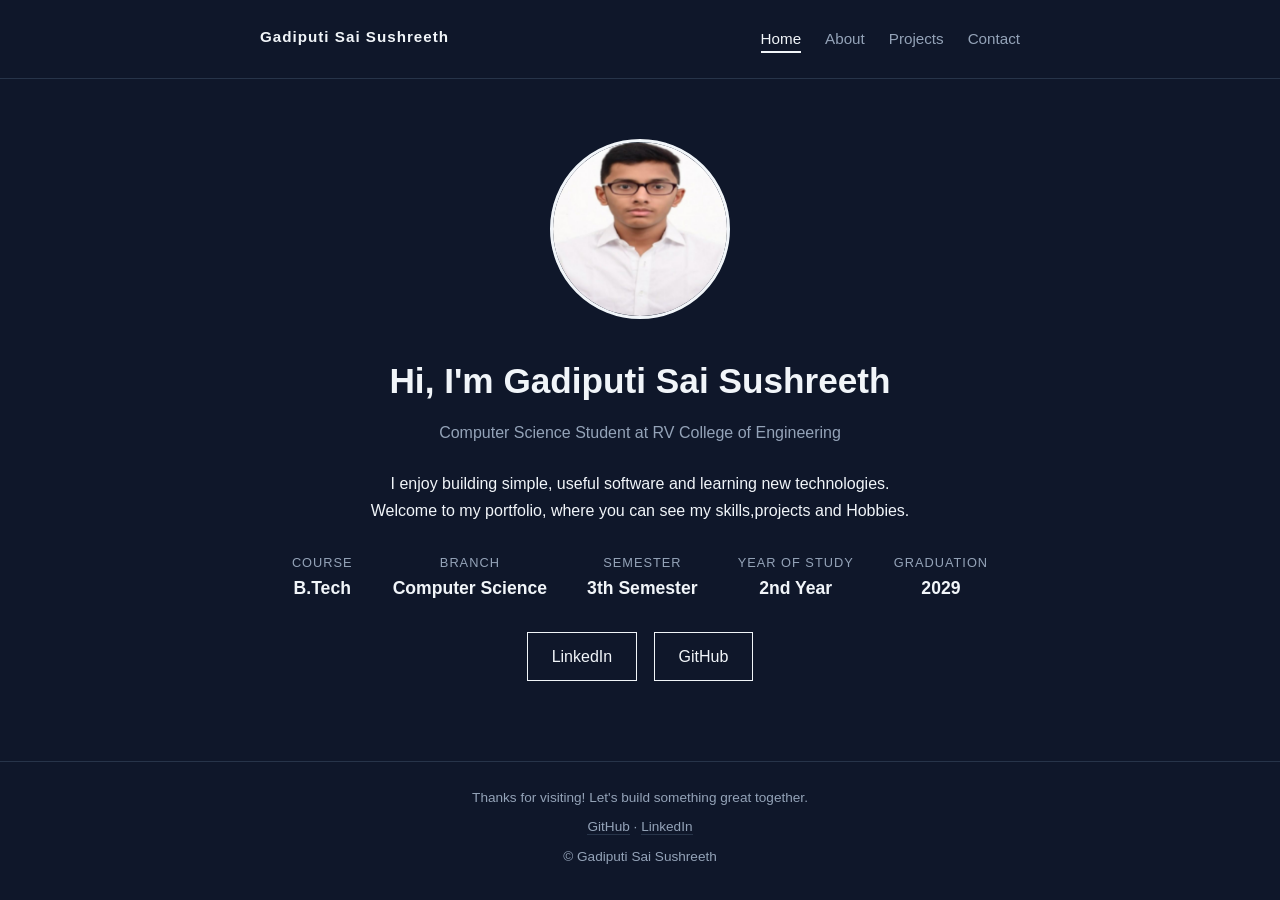
<file: index.html>
<!DOCTYPE html>
<html lang="en">
<head>
  <meta charset="UTF-8">
  <meta name="viewport" content="width=device-width, initial-scale=1.0">
  <title>Gadiputi Sai Sushreeth | Home</title>
  <link rel="stylesheet" href="style.css">
</head>
<body>
  <header>
    <nav>
      <a class="logo" href="index.html">Gadiputi Sai Sushreeth</a>
      <ul>
        <li><a class="active" href="index.html">Home</a></li>
        <li><a href="about.html">About</a></li>
        <li><a href="projects.html">Projects</a></li>
        <li><a href="contact.html">Contact</a></li>
      </ul>
    </nav>
  </header>

  <main class="hero">
    <img src="photo.jpg" alt="Photo of Your Name">
    <h1>Hi, I'm Gadiputi Sai Sushreeth</h1>
    <p class="subtitle">Computer Science Student at RV College of Engineering</p>
    <p class="intro" >
      I enjoy building simple, useful software and learning new technologies.
      Welcome to my portfolio, where you can see my skills,projects and Hobbies.
    </p>

    <div class="facts">
      <div><span>Course</span><strong>B.Tech</strong></div>
      <div><span>Branch</span><strong>Computer Science</strong></div>
      <div><span>Semester</span><strong>3th Semester</strong></div>
      <div><span>Year of Study</span><strong>2nd Year</strong></div>
      <div><span>Graduation</span><strong>2029</strong></div>
    </div>

    <a class="btn" href="https://www.linkedin.com/in/gadiputi-sai-sushreeth-90a638380" target="_blank" rel="noopener">LinkedIn</a>
    <a class="btn" href="https://github.com/gadiputisaisushreeth-rv" target="_blank" rel="noopener">GitHub</a>
  </main>

  <footer>
    <p>Thanks for visiting! Let's build something great together.</p>
    <p><a href="https://github.com/gadiputisaisushreeth-rv" target="_blank" rel="noopener">GitHub</a> &middot; <a href="https://www.linkedin.com/in/gadiputi-sai-sushreeth-90a638380" target="_blank" rel="noopener">LinkedIn</a></p>
    <p>&copy; Gadiputi Sai Sushreeth</p>
  </footer>
</body>
</html>
</file>
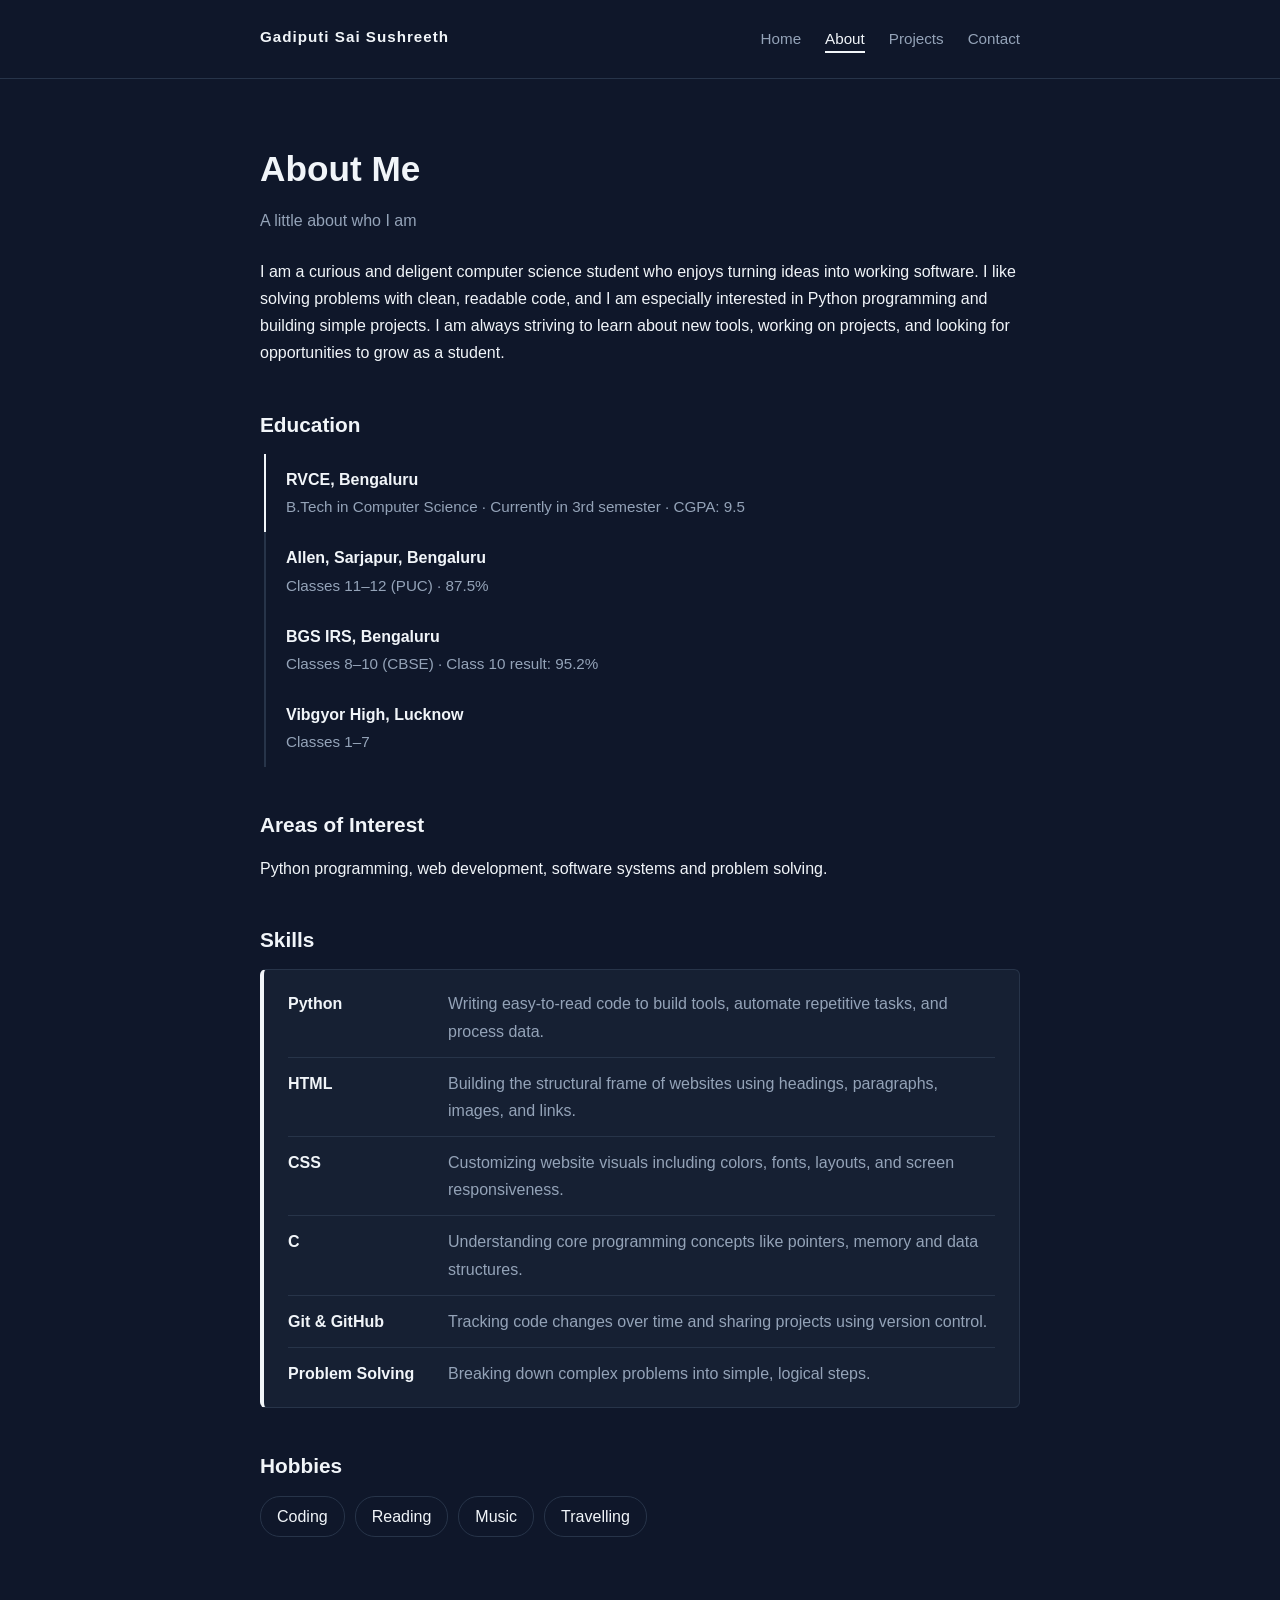
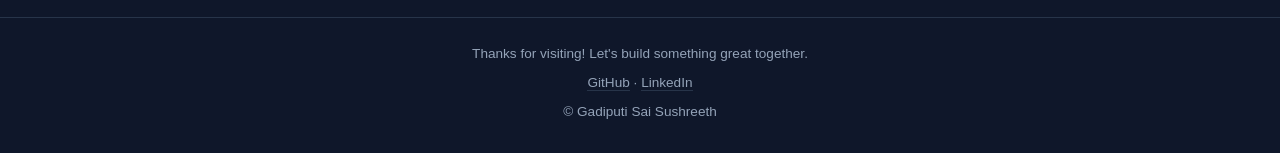
<file: about.html>
<!DOCTYPE html>
<html lang="en">
<head>
  <meta charset="UTF-8">
  <meta name="viewport" content="width=device-width, initial-scale=1.0">
  <title>Gadiputi Sai Sushreeth | About</title>
  <link rel="stylesheet" href="style.css">
</head>
<body>
  <header>
    <nav>
      <a class="logo" href="index.html">Gadiputi Sai Sushreeth</a>
      <ul>
        <li><a href="index.html">Home</a></li>
        <li><a class="active" href="about.html">About</a></li>
        <li><a href="projects.html">Projects</a></li>
        <li><a href="contact.html">Contact</a></li>
      </ul>
    </nav>
  </header>

  <main>
    <h1>About Me</h1>
    <p class="subtitle">A little about who I am</p>

    <p>
      I am a curious and deligent computer science student who enjoys
      turning ideas into working software. I like solving problems with clean,
      readable code, and I am especially interested in Python programming and
      building simple projects. I am always striving to learn about new tools, working on
      projects, and looking for opportunities to grow as a student.
    </p>

        <h2>Education</h2>
      <ul class="education">
        <li>
          <strong>RVCE, Bengaluru</strong>
          <span>B.Tech in Computer Science &middot; Currently in 3rd semester &middot; CGPA: 9.5</span>
        </li>
        <li>
          <strong>Allen, Sarjapur, Bengaluru</strong>
          <span>Classes 11&ndash;12 (PUC) &middot; 87.5%</span>
        </li>
        <li>
          <strong>BGS IRS, Bengaluru</strong>
          <span>Classes 8&ndash;10 (CBSE) &middot; Class 10 result: 95.2%</span>
        </li>
        <li>
          <strong>Vibgyor High, Lucknow</strong>
          <span>Classes 1&ndash;7</span>
        </li>
      </ul>

    <h2>Areas of Interest</h2>
    <p>
      Python programming, web development, software systems and
      problem solving.
    </p>

    <h2>Skills</h2>
    <ul class="skills">
      <li><strong>Python</strong><span>Writing easy-to-read code to build tools, automate repetitive tasks, and process data.</span></li>
      <li><strong>HTML</strong><span>Building the structural frame of websites using headings, paragraphs, images, and links.</span></li>
      <li><strong>CSS</strong><span>Customizing website visuals including colors, fonts, layouts, and screen responsiveness.</span></li>
      <li><strong>C</strong><span>Understanding core programming concepts like pointers, memory and data structures.</span></li>
      <li><strong>Git &amp; GitHub</strong><span>Tracking code changes over time and sharing projects using version control.</span></li>
      <li><strong>Problem Solving</strong><span>Breaking down complex problems into simple, logical steps.</span></li>
    </ul>

    <h2>Hobbies</h2>
    <ul class="hobbies">
      <li>Coding</li>
      <li>Reading</li>
      <li>Music</li>
      <li>Travelling</li>
    </ul>
  </main>

  <footer>
    <p>Thanks for visiting! Let's build something great together.</p>
    <p><a href="https://github.com/gadiputisaisushreeth-rv" target="_blank" rel="noopener">GitHub</a> &middot; <a href="https://www.linkedin.com/in/gadiputi-sai-sushreeth-90a638380" target="_blank" rel="noopener">LinkedIn</a></p>
    <p>&copy; Gadiputi Sai Sushreeth</p>
  </footer>
</body>
</html>
</file>
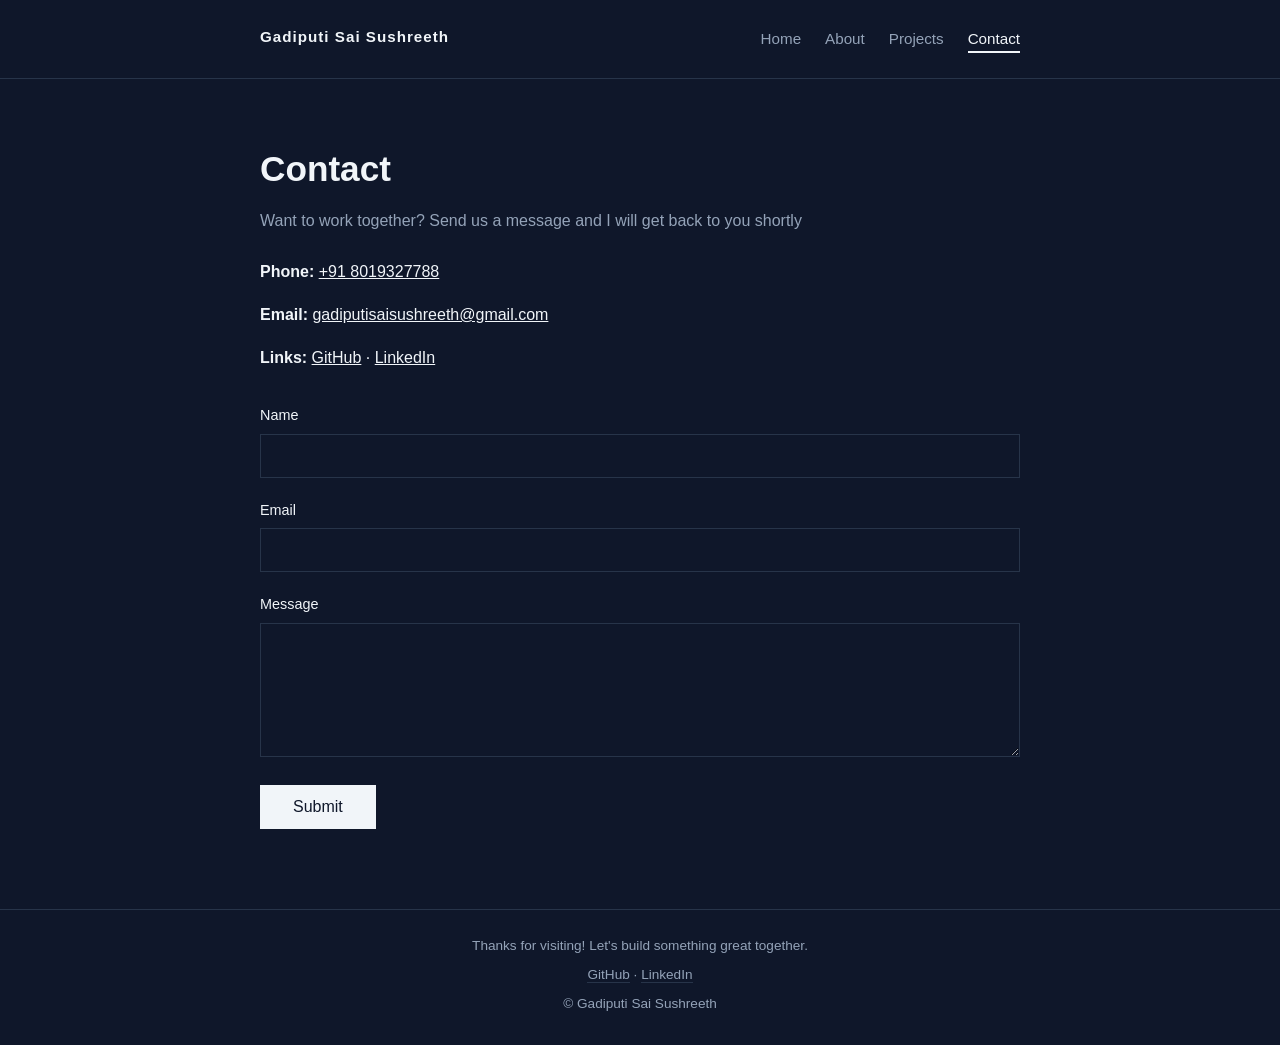
<file: contact.html>
<!DOCTYPE html>
<html lang="en">
<head>
  <meta charset="UTF-8">
  <meta name="viewport" content="width=device-width, initial-scale=1.0">
  <title>Gadiputi Sai Sushreeth | Contact</title>
  <link rel="stylesheet" href="style.css">
</head>
<body>
  <header>
    <nav>
      <a class="logo" href="index.html">Gadiputi Sai Sushreeth</a>
      <ul>
        <li><a href="index.html">Home</a></li>
        <li><a href="about.html">About</a></li>
        <li><a href="projects.html">Projects</a></li>
        <li><a class="active" href="contact.html">Contact</a></li>
      </ul>
    </nav>
  </header>

  <main>
    <h1>Contact</h1>
    <p class="subtitle">Want to work together? Send us a message and I will get back to you shortly</p>

    <div class="contact-info">
      <p><strong>Phone:</strong> <a href="tel:+910000000000" style="color:inherit;">+91 8019327788</a></p>
      <p><strong>Email:</strong> <a href="mailto:your.email@example.com" style="color:inherit;">gadiputisaisushreeth@gmail.com</a></p>
      <p>
        <strong>Links:</strong>
        <a href="https://github.com/gadiputisaisushreeth-rv" target="_blank" rel="noopener" style="color:inherit;">GitHub</a> &middot;
        <a href="https://www.linkedin.com/in/gadiputi-sai-sushreeth-90a638380" target="_blank" rel="noopener" style="color:inherit;">LinkedIn</a>
      </p>
    </div>

    <form action="gadiputisaisushreeth@gmail.com" method="post" enctype="text/plain">
      <label for="name">Name</label>
      <input type="text" id="name" name="name" required>

      <label for="email">Email</label>
      <input type="email" id="email" name="email" required>

      <label for="message">Message</label>
      <textarea id="message" name="message" rows="6" required></textarea>

      <button type="submit">Submit</button>
    </form>
  </main>

  <footer>
    <p>Thanks for visiting! Let's build something great together.</p>
    <p><a href="https://github.com/gadiputisaisushreeth-rv" target="_blank" rel="noopener">GitHub</a> &middot; <a href="https://www.linkedin.com/in/gadiputi-sai-sushreeth-90a638380" target="_blank" rel="noopener">LinkedIn</a></p>
    <p>&copy; Gadiputi Sai Sushreeth</p>
  </footer>
</body>
</html>
</file>
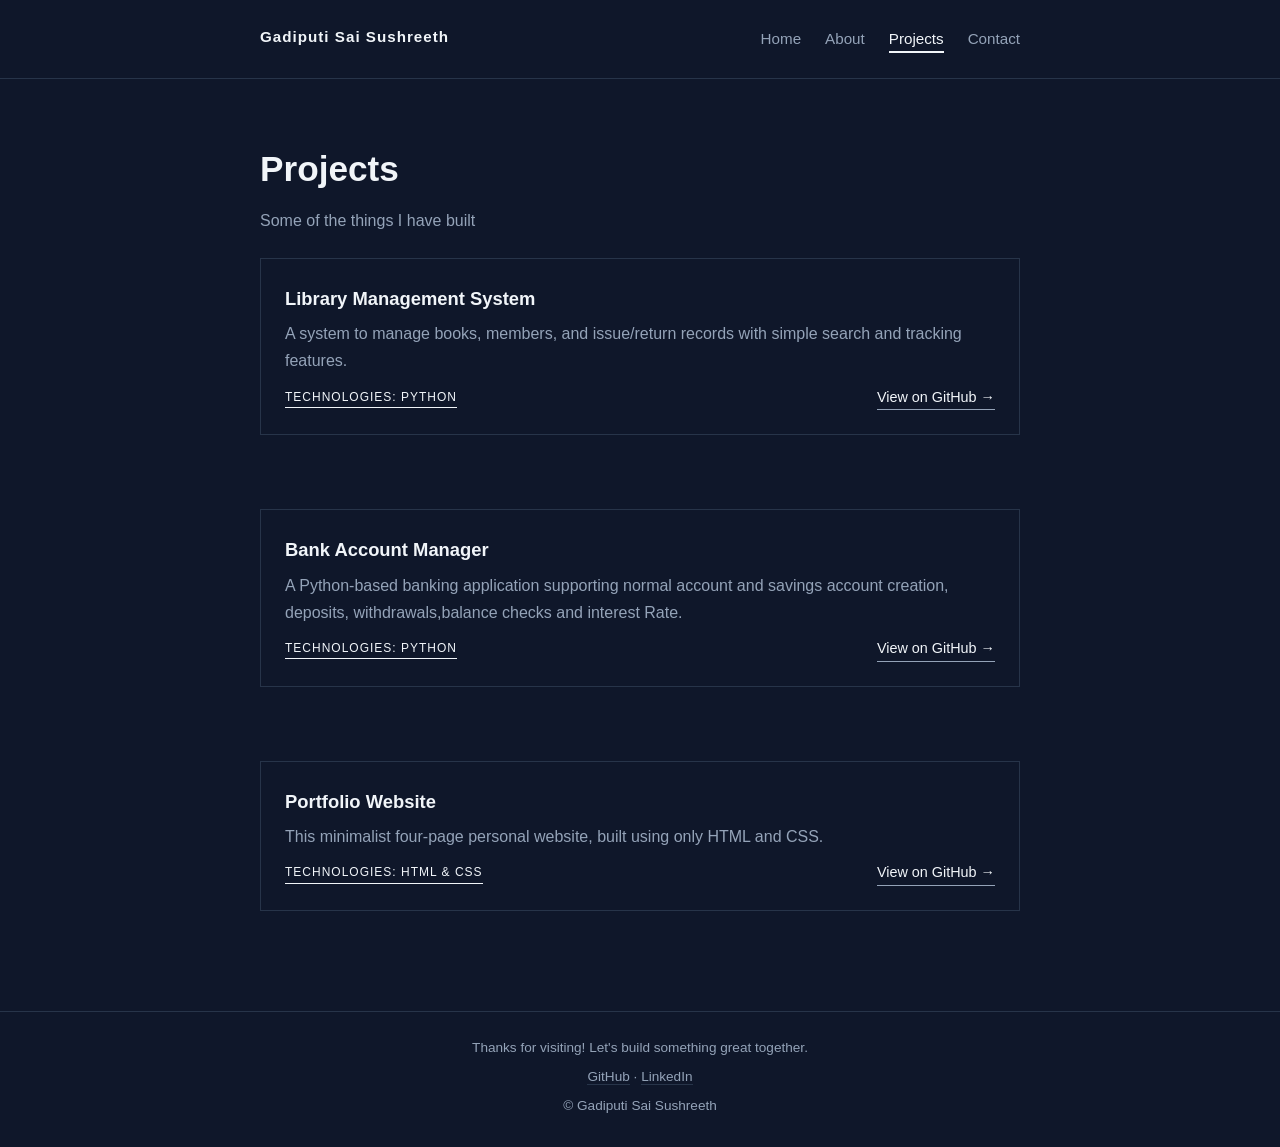
<file: projects.html>
<!DOCTYPE html>
<html lang="en">
<head>
  <meta charset="UTF-8">
  <meta name="viewport" content="width=device-width, initial-scale=1.0">
  <title>Gadiputi Sai Sushreeth| Projects</title>
  <link rel="stylesheet" href="style.css">
</head>
<body>
  <header>
    <nav>
      <a class="logo" href="index.html">Gadiputi Sai Sushreeth</a>
      <ul>
        <li><a href="index.html">Home</a></li>
        <li><a href="about.html">About</a></li>
        <li><a class="active" href="projects.html">Projects</a></li>
        <li><a href="contact.html">Contact</a></li>
      </ul>
    </nav>
  </header>

  <main>
    <h1>Projects</h1>
    <p class="subtitle">Some of the things I have built</p>

    <div class="card">
      <h3>Library Management System</h3>
      <p>A system to manage books, members, and issue/return records with simple search and tracking features.</p>
      <div class="card-links">
        <span class="tag">Technologies: Python</span>
        <a class="gh-link" href="https://github.com/gadiputisaisushreeth-rv/python-oop-practice/blob/master/library.py" target="_blank" rel="noopener">View on GitHub &rarr;</a>
      </div>
    </div>
    <br><br>
    <div class="card">
      <h3>Bank Account Manager</h3>
      <p>A Python-based banking application supporting normal account and savings account creation, deposits, withdrawals,balance checks and interest Rate.</p>
      <div class="card-links">
        <span class="tag">Technologies: Python</span>
        <a class="gh-link" href="https://github.com/gadiputisaisushreeth-rv/python-oop-practice/blob/master/BankAccount.py" target="_blank" rel="noopener">View on GitHub &rarr;</a>
      </div>
    </div>
    <br><br>
    <div class="card">
      <h3>Portfolio Website</h3>
      <p>This minimalist four-page personal website, built using only HTML and CSS.</p>
      <div class="card-links">
        <span class="tag">Technologies: HTML &amp; CSS</span>
        <a class="gh-link" href="https://github.com/gadiputisaisushreeth-rv/Portfolio-Skill-Lab" target="_blank" rel="noopener">View on GitHub &rarr;</a>
      </div>
    </div>
  </main>

  <footer>
    <p>Thanks for visiting! Let's build something great together.</p>
    <p><a href="https://github.com/gadiputisaisushreeth-rv" target="_blank" rel="noopener">GitHub</a> &middot; <a href="https://www.linkedin.com/in/gadiputi-sai-sushreeth-90a638380" target="_blank" rel="noopener">LinkedIn</a></p>
    <p>&copy; Gadiputi Sai Sushreeth</p>
  </footer>
</body>
</html>
</file>
<file: style.css>
:root {
  --bg: #0F172A;      /* background: deep navy */
  --text: #F1F5F9;    /* text: soft white */
  --muted: #94A3B8;   /* secondary text: slate grey */
  --line: #273449;    /* thin borders */
  --panel: #162033;   /* skills panel background */
}

* { box-sizing: border-box; margin: 0; padding: 0; }

body {
  background: var(--bg);
  color: var(--text);
  font-family: "Helvetica Neue", Arial, sans-serif;
  line-height: 1.7;
}

header {
  border-bottom: 1px solid var(--line);
}
nav {
  max-width: 800px;
  margin: 0 auto;
  padding: 24px 20px;
  display: flex;
  justify-content: space-between;
  align-items: center;
  flex-wrap: wrap;
  gap: 12px;
}
.logo {
  font-weight: 700;
  letter-spacing: 1px;
  color: var(--text);
  text-decoration: none;
}
nav ul { list-style: none; display: flex; gap: 24px; }
nav a {
  color: var(--muted);
  text-decoration: none;
  font-size: 0.95rem;
  padding-bottom: 4px;
}
nav a:hover { color: var(--text); }
nav a.active {
  color: var(--text);
  border-bottom: 2px solid var(--text);
}

main {
  max-width: 800px;
  margin: 0 auto;
  padding: 60px 20px 80px;
}
h1 { font-size: 2.2rem; font-weight: 700; margin-bottom: 8px; }
h2 { font-size: 1.3rem; font-weight: 600; margin: 40px 0 12px; }
p  { margin-bottom: 16px; }
.subtitle { color: var(--muted); margin-bottom: 24px; }
.intro { max-width: 560px; margin: 0 auto 8px; }

.hero { text-align: center; }
.hero img {
  width: 180px;
  height: 180px;
  border-radius: 50%;
  object-fit: cover;
  border: 3px solid var(--text);
  background: var(--line);
  margin-bottom: 24px;
}
.facts {
  display: flex;
  justify-content: center;
  flex-wrap: wrap;
  gap: 24px 40px;
  margin: 28px 0;
}
.facts div { text-align: center; }
.facts span {
  display: block;
  font-size: 0.8rem;
  text-transform: uppercase;
  letter-spacing: 1px;
  color: var(--muted);
}
.facts strong { font-size: 1.1rem; }

.btn {
  display: inline-block;
  color: var(--text);
  border: 1px solid var(--text);
  padding: 10px 24px;
  text-decoration: none;
  margin: 0 6px;
  transition: all 0.2s;
}
.btn:hover { background: var(--text); color: var(--bg); }

.hobbies { list-style: none; display: flex; flex-wrap: wrap; gap: 10px; }
.hobbies li {
  border: 1px solid var(--line);
  padding: 6px 16px;
  border-radius: 20px;
}

.education { list-style: none; }
.education li {
  padding: 12px 0 12px 20px;
  border-left: 2px solid var(--line);
  margin-left: 4px;
}
.education li:first-child { border-left-color: var(--text); }
.education strong { display: block; }
.education span { color: var(--muted); font-size: 0.95rem; }

.skills {
  list-style: none;
  background: var(--panel);
  border: 1px solid var(--line);
  border-left: 4px solid var(--text);
  border-radius: 6px;
  padding: 8px 24px;
}
.skills li:last-child { border-bottom: none; }
.skills li {
  display: flex;
  gap: 20px;
  padding: 12px 0;
  border-bottom: 1px solid var(--line);
}
.skills strong { min-width: 140px; }
.skills span { color: var(--muted); }

@media (max-width: 520px) {
  .skills li { flex-direction: column; gap: 2px; }
}

.card {
  border: 1px solid var(--line);
  padding: 24px;
  margin-bottom: 20px;
  transition: border-color 0.2s;
}
.card:hover { border-color: var(--text); }
.card h3 { font-size: 1.15rem; margin-bottom: 6px; }
.card p { color: var(--muted); margin-bottom: 10px; }
.tag {
  font-size: 0.75rem;
  text-transform: uppercase;
  letter-spacing: 1px;
  border-bottom: 1px solid var(--text);
}

.card-links {
  display: flex;
  justify-content: space-between;
  align-items: center;
  flex-wrap: wrap;
  gap: 10px;
}
.gh-link {
  color: var(--text);
  text-decoration: none;
  font-size: 0.9rem;
  border-bottom: 1px solid var(--muted);
}
.gh-link:hover { border-bottom-color: var(--text); }

.contact-info { margin-bottom: 32px; }
form label {
  display: block;
  font-size: 0.9rem;
  margin-bottom: 6px;
}
form input, form textarea {
  width: 100%;
  background: transparent;
  color: var(--text);
  border: 1px solid var(--line);
  padding: 12px;
  font-family: inherit;
  font-size: 1rem;
  margin-bottom: 20px;
}
form input:focus, form textarea:focus {
  outline: none;
  border-color: var(--text);
}
form button {
  background: var(--text);
  color: var(--bg);
  border: 1px solid var(--text);
  padding: 12px 32px;
  font-size: 1rem;
  cursor: pointer;
}
form button:hover { background: transparent; color: var(--text); }

footer {
  text-align: center;
  color: var(--muted);
  font-size: 0.85rem;
  padding: 24px;
  border-top: 1px solid var(--line);
}
footer p { margin-bottom: 6px; }
footer a { color: var(--muted); text-decoration: none; border-bottom: 1px solid var(--line); }
footer a:hover { color: var(--text); border-bottom-color: var(--text); }

@media (max-width: 520px) {
  .facts { flex-direction: column; gap: 16px; }
  h1 { font-size: 1.8rem; }
}
</file>
